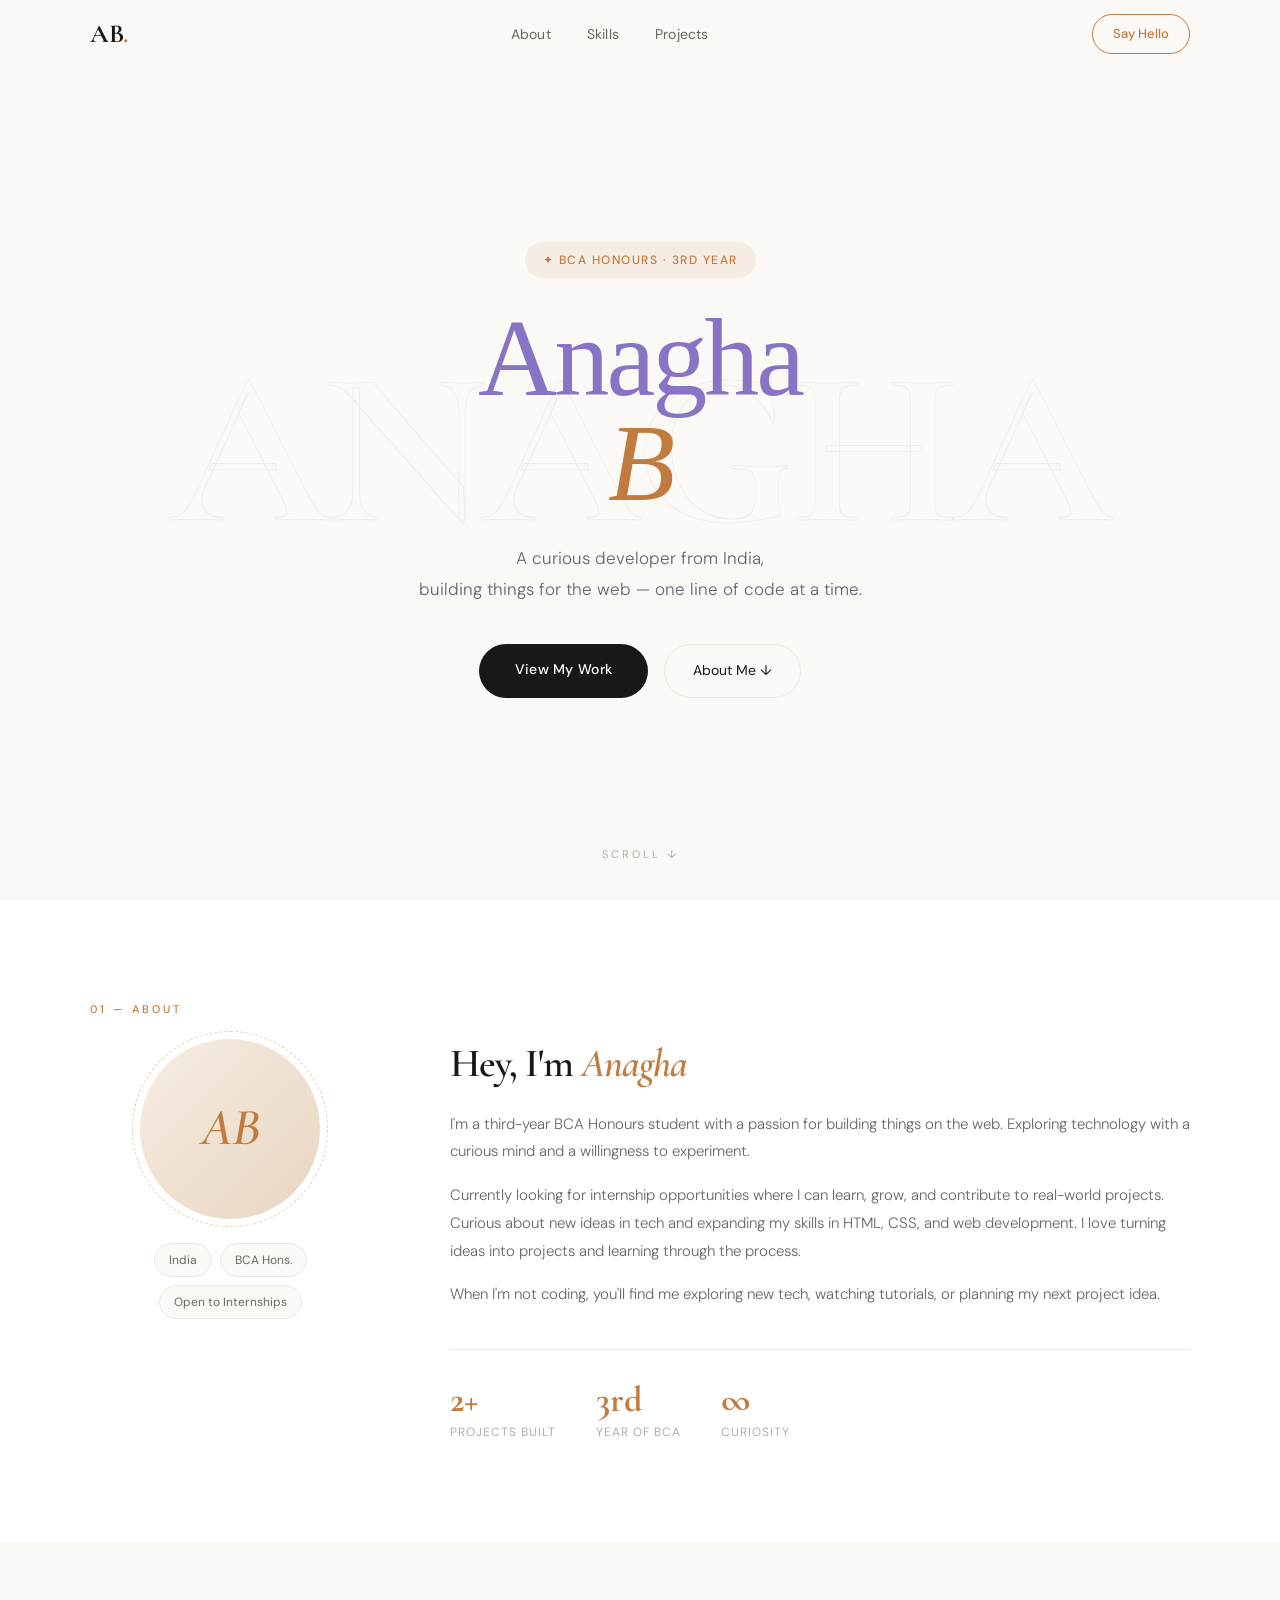
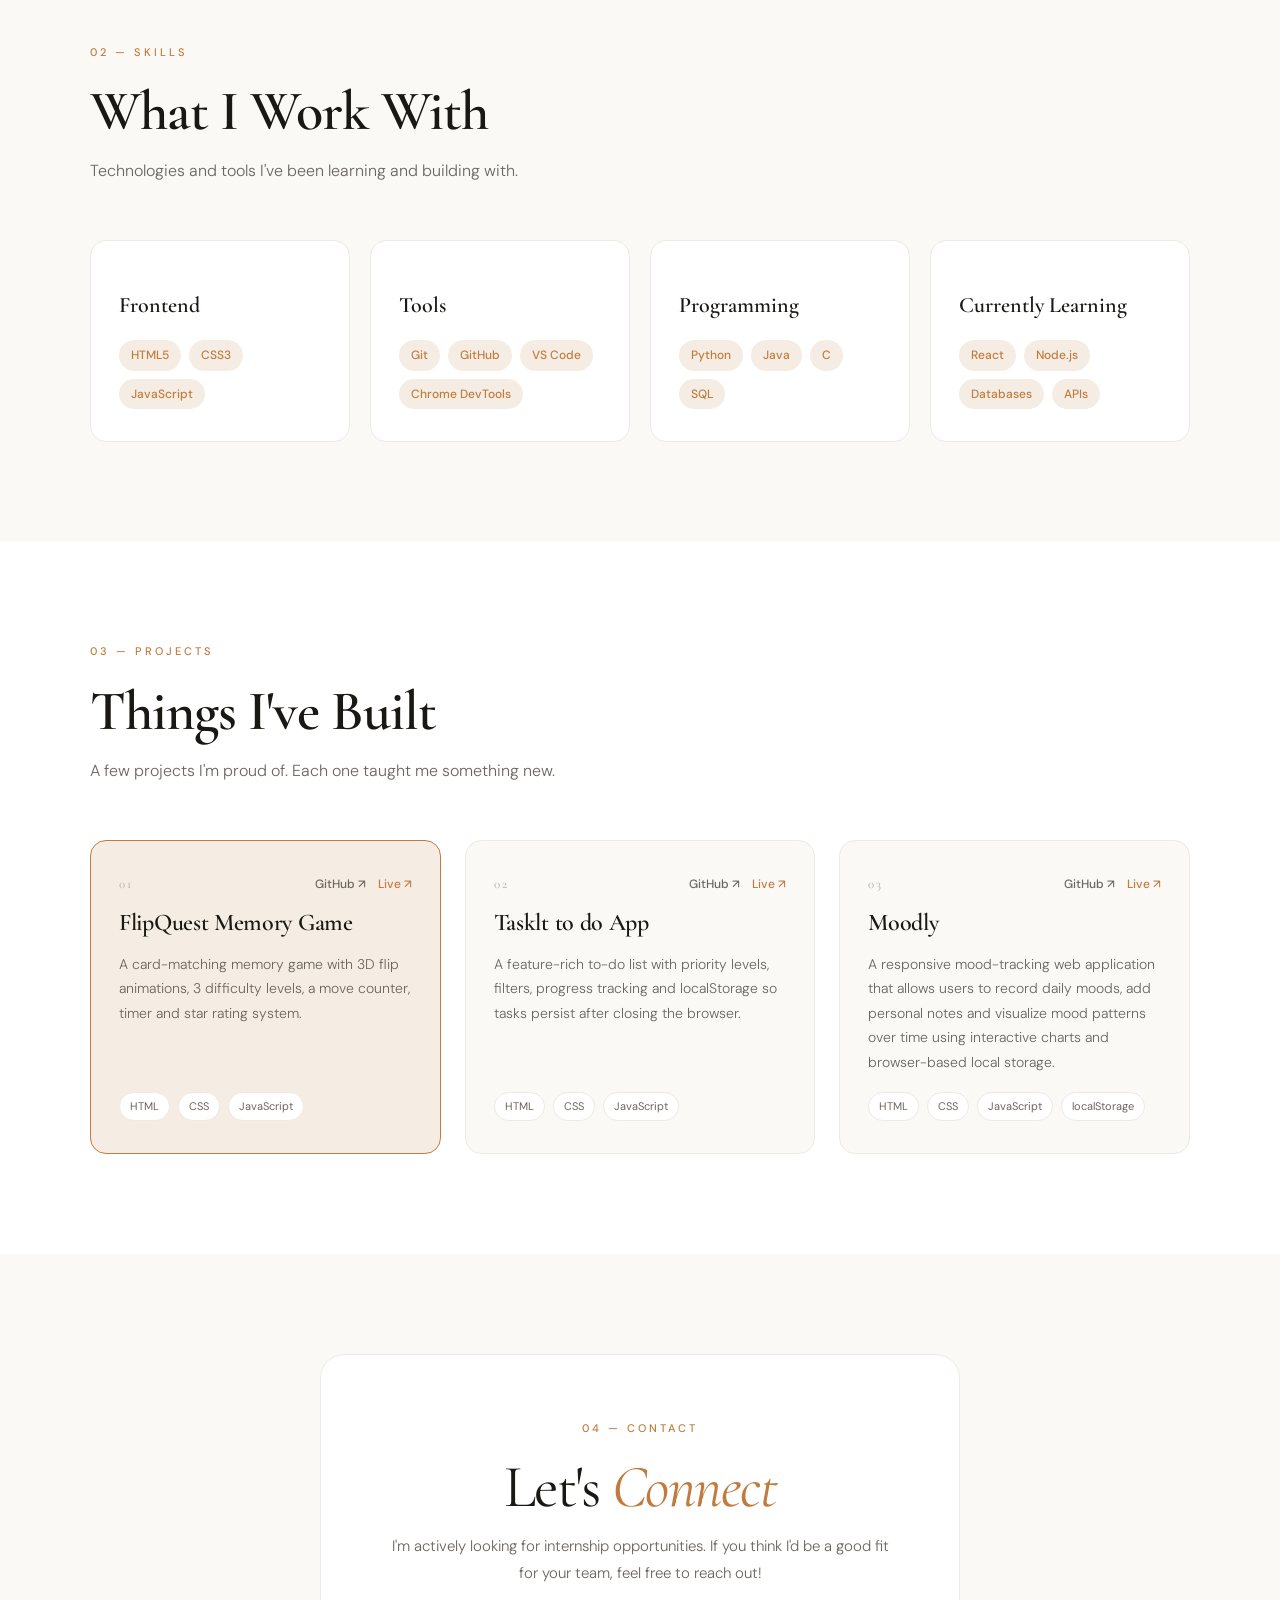
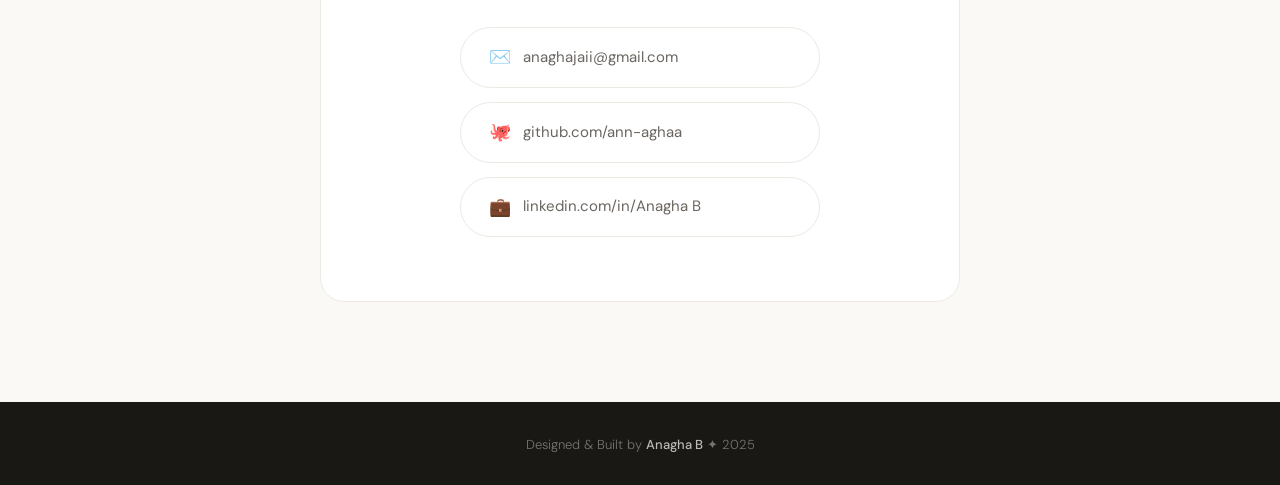
<file: index.html>
<!DOCTYPE html>
<html lang="en">
<head>
  <meta charset="UTF-8" />
  <meta name="viewport" content="width=device-width, initial-scale=1.0"/>
  <title>Anagha B —Portfolio</title>
  <link rel="preconnect" href="https://fonts.googleapis.com">
  <link href="https://fonts.googleapis.com/css2?family=Cormorant+Garamond:ital,wght@0,300;0,400;0,600;0,700;1,300;1,400&family=DM+Sans:wght@300;400;500&display=swap" rel="stylesheet">
  <link rel="stylesheet" href="style.css" />
</head>
<body>

  <!-- NAV -->
  <nav id="navbar">
    <div class="nav-inner">
      <span class="nav-logo">AB<span class="dot">.</span></span>
      <ul class="nav-links">
        <li><a href="#about">About</a></li>
        <li><a href="#skills">Skills</a></li>
        <li><a href="#projects">Projects</a></li>
      </ul>
      <a href="#contact" class="nav-cta">Say Hello</a>
    </div>
  </nav>

  <!-- HERO -->
  <section class="hero" id="home">
    <div class="hero-bg-text">ANAGHA</div>
    <div class="hero-content">
      <div class="hero-tag">✦ BCA Honours · 3rd Year</div>
      <h1 class="hero-name">
        <span class="line">Anagha</span>
        <span class="line italic">B</span>
      </h1>
      <p class="hero-desc">
        A curious developer from India,<br>
        building things for the web — one line of code at a time.
      </p>
      <div class="hero-btns">
        <a href="#projects" class="btn-primary">View My Work</a>
        <a href="#about" class="btn-ghost">About Me ↓</a>
      </div>
    </div>
    <div class="hero-scroll">scroll ↓</div>
  </section>

  <!-- ABOUT -->
  <section class="about section" id="about">
    <div class="container">
      <div class="section-label">01 — About</div>
      <div class="about-grid">
        <div class="about-left">
          <div class="avatar-wrap">
            <div class="avatar">
              <span class="avatar-initials">AB</span>
            </div>
            <div class="avatar-ring"></div>
          </div>
          <div class="about-chips">
            <span class="chip"> India</span>
            <span class="chip">BCA Hons.</span>
            <span class="chip"> Open to Internships</span>
          </div>
        </div>
        <div class="about-right">
          <h2>Hey, I'm <em>Anagha</em></h2>
          <p>
            I'm a third-year BCA Honours student with a passion for building things on the web. 
            Exploring technology with a curious mind and a willingness to experiment.
          </p>
          <p>
            Currently looking for internship opportunities where I can learn, grow, and contribute to real-world projects.
            Curious about new ideas in tech and expanding my skills in HTML, CSS, and web development. I love turning ideas into projects and learning through the process.
            
          </p>
          <p>
            When I'm not coding, you'll find me exploring new tech, watching tutorials, or planning my next project idea.
          </p>
          <div class="about-facts">
            <div class="fact">
              <span class="fact-num">2+</span>
              <span class="fact-lbl">Projects Built</span>
            </div>
            <div class="fact">
              <span class="fact-num">3rd</span>
              <span class="fact-lbl">Year of BCA</span>
            </div>
            <div class="fact">
              <span class="fact-num">∞</span>
              <span class="fact-lbl">Curiosity</span>
            </div>
          </div>
        </div>
      </div>
    </div>
  </section>

  <!-- SKILLS -->
  <section class="skills section" id="skills">
    <div class="container">
      <div class="section-label">02 — Skills</div>
      <h2 class="section-title">What I Work With</h2>
      <p class="section-sub">Technologies and tools I've been learning and building with.</p>

      <div class="skills-grid">

        <div class="skill-card">
          <div class="skill-icon"></div>
          <h3>Frontend</h3>
          <div class="skill-tags">
            <span>HTML5</span>
            <span>CSS3</span>
            <span>JavaScript</span>
          </div>
        </div>

        <div class="skill-card">
          <div class="skill-icon"></div>
          <h3>Tools</h3>
          <div class="skill-tags">
            <span>Git</span>
            <span>GitHub</span>
            <span>VS Code</span>
            <span>Chrome DevTools</span>
          </div>
        </div>

        <div class="skill-card">
          <div class="skill-icon"></div>
          <h3>Programming</h3>
          <div class="skill-tags">
            <span>Python</span>
            <span>Java</span>
            <span>C</span>
            <span>SQL</span>
          </div>
        </div>

        <div class="skill-card">
          <div class="skill-icon"></div>
          <h3>Currently Learning</h3>
          <div class="skill-tags">
            <span>React</span>
            <span>Node.js</span>
            <span>Databases</span>
            <span>APIs</span>
          </div>
        </div>

      </div>
    </div>
  </section>

  <!-- PROJECTS -->
  <section class="projects section" id="projects">
    <div class="container">
      <div class="section-label">03 — Projects</div>
      <h2 class="section-title">Things I've Built</h2>
      <p class="section-sub">A few projects I'm proud of. Each one taught me something new.</p>

      <div class="projects-grid">

        <div class="project-card featured">
          <div class="project-header">
            <span class="project-num">01</span>
            <div class="project-links">
              <a href="YOUR_GITHUB_LINK" target="_blank" class="project-link">GitHub ↗</a>
              <a href="YOUR_LIVE_LINK" target="_blank" class="project-link live">Live ↗</a>
            </div>
          </div>
          <h3>FlipQuest Memory Game</h3>
          <p>A card-matching memory game with 3D flip animations, 3 difficulty levels, a move counter, timer and star rating system.</p>
          <div class="project-tags">
            <span>HTML</span><span>CSS</span><span>JavaScript</span>
          </div>
        </div>

        <div class="project-card">
          <div class="project-header">
            <span class="project-num">02</span>
            <div class="project-links">
              <a href="YOUR_GITHUB_LINK" target="_blank" class="project-link">GitHub ↗</a>
              <a href="YOUR_LIVE_LINK" target="_blank" class="project-link live">Live ↗</a>
            </div>
          </div>
          <h3>Tasklt to do App</h3>
          <p>A feature-rich to-do list with priority levels, filters, progress tracking and localStorage so tasks persist after closing the browser.</p>
          <div class="project-tags">
            <span>HTML</span><span>CSS</span><span>JavaScript</span>
          </div>
        </div>

        <div class="project-card">
          <div class="project-header">
            <span class="project-num">03</span>
            <div class="project-links">
              <a href="https://github.com/ann-aghaa/moodly" target="_blank" class="project-link">GitHub ↗</a>
              <a href="https://ann-aghaa.github.io/moodly/" target="_blank" class="project-link live">Live ↗</a>
            </div>
          </div>
          <h3>Moodly</h3>
          <p>A responsive mood-tracking web application that allows users to record daily moods, add personal notes and visualize mood patterns over time using interactive charts and browser-based local storage.</p>
          <div class="project-tags">
            <span>HTML</span><span>CSS</span><span>JavaScript</span><span>localStorage</span>
          </div>
        </div>

      </div>
    </div>
  </section>

  <!-- CONTACT -->
  <section class="contact section" id="contact">
    <div class="container">
      <div class="contact-box">
        <div class="section-label">04 — Contact</div>
        <h2>Let's <em>Connect</em></h2>
        <p>I'm actively looking for internship opportunities. If you think I'd be a good fit for your team, feel free to reach out!</p>
        <div class="contact-links">
          <a href="mailto:anaghajaii@gmail.com" class="contact-item">
            <span class="contact-icon">✉️</span>
            <span>anaghajaii@gmail.com</span>
          </a>
          <a href="https://github.com/ann-aghaa" target="_blank" class="contact-item">
            <span class="contact-icon">🐙</span>
            <span>github.com/ann-aghaa</span>
          </a>
          <a href="https://linkedin.com/in/Anagha B" target="_blank" class="contact-item">
            <span class="contact-icon">💼</span>
            <span>linkedin.com/in/Anagha B</span>
          </a>
        </div>
      </div>
    </div>
  </section>

  <!-- FOOTER -->
  <footer class="footer">
    <div class="container">
      <span>Designed & Built by <strong>Anagha B</strong> ✦ 2025</span>
    </div>
  </footer>

  <script src="script.js"></script>
</body>
</html>
</file>
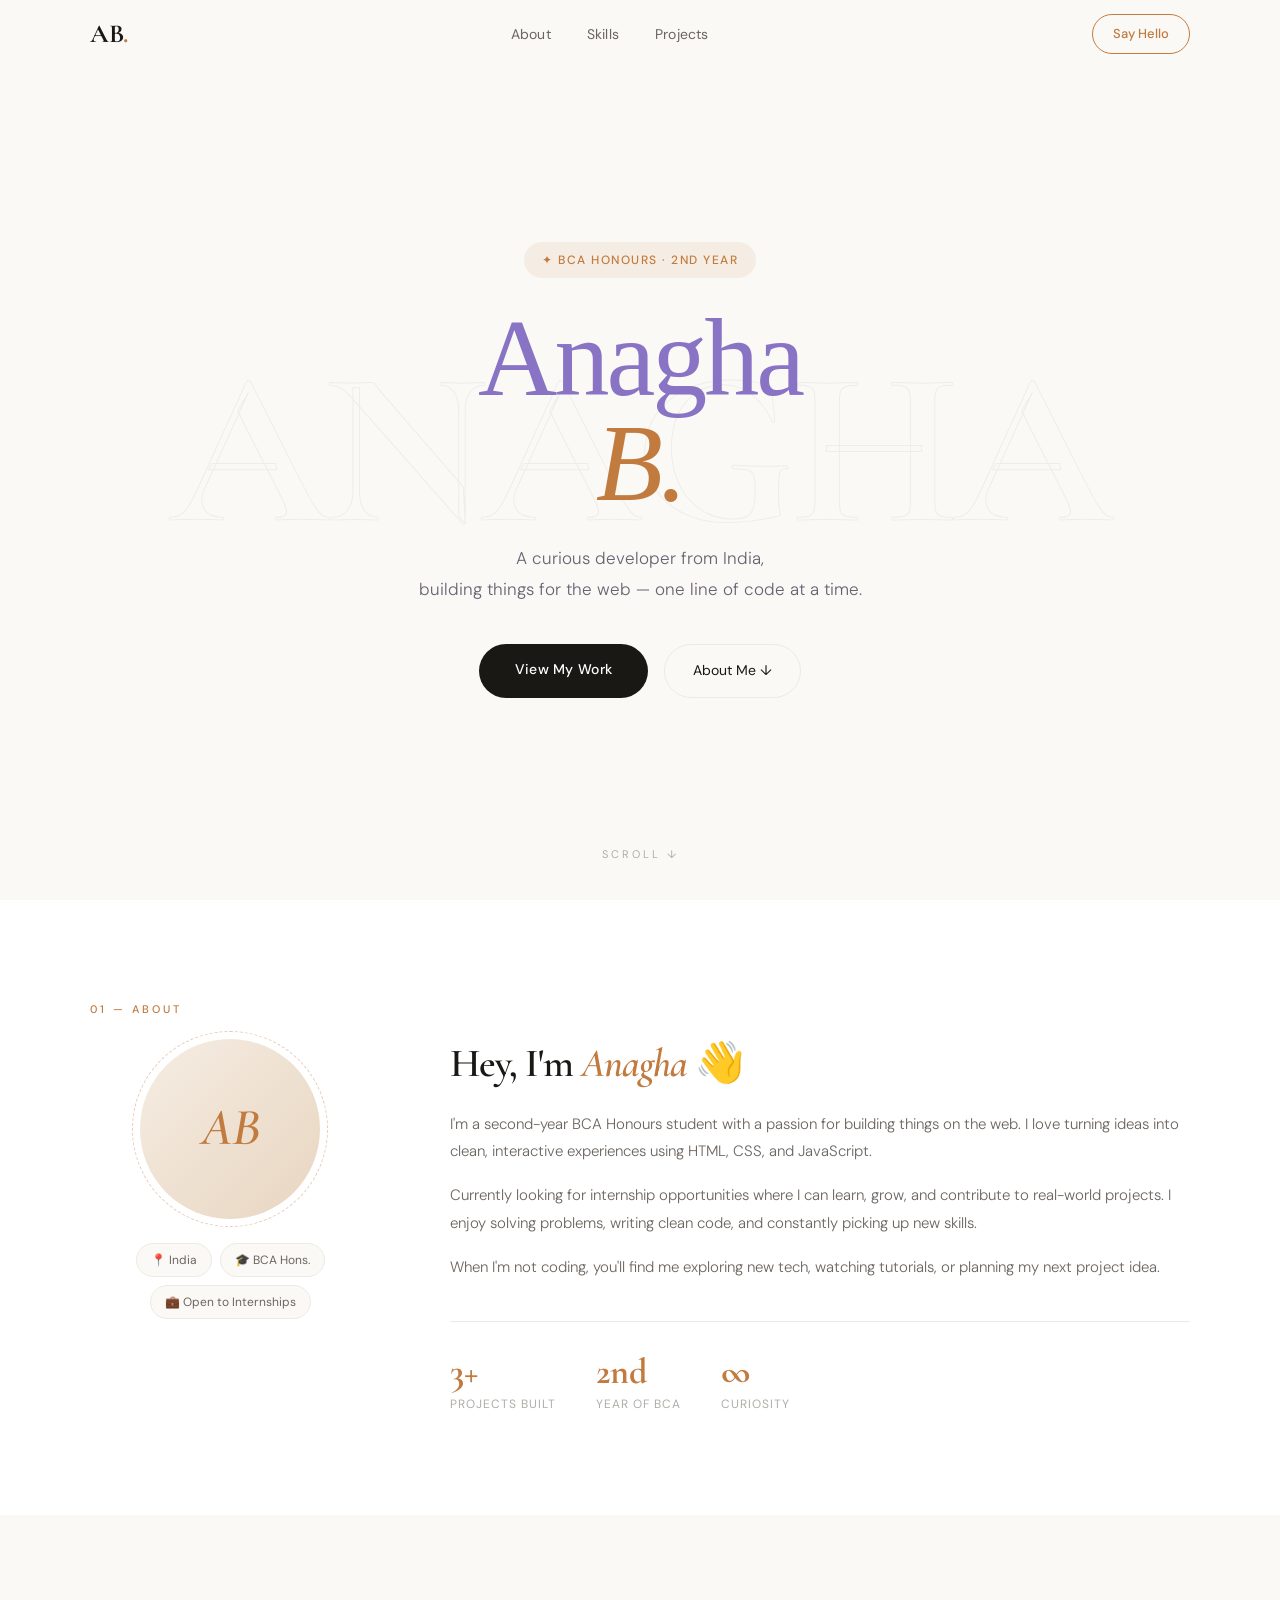
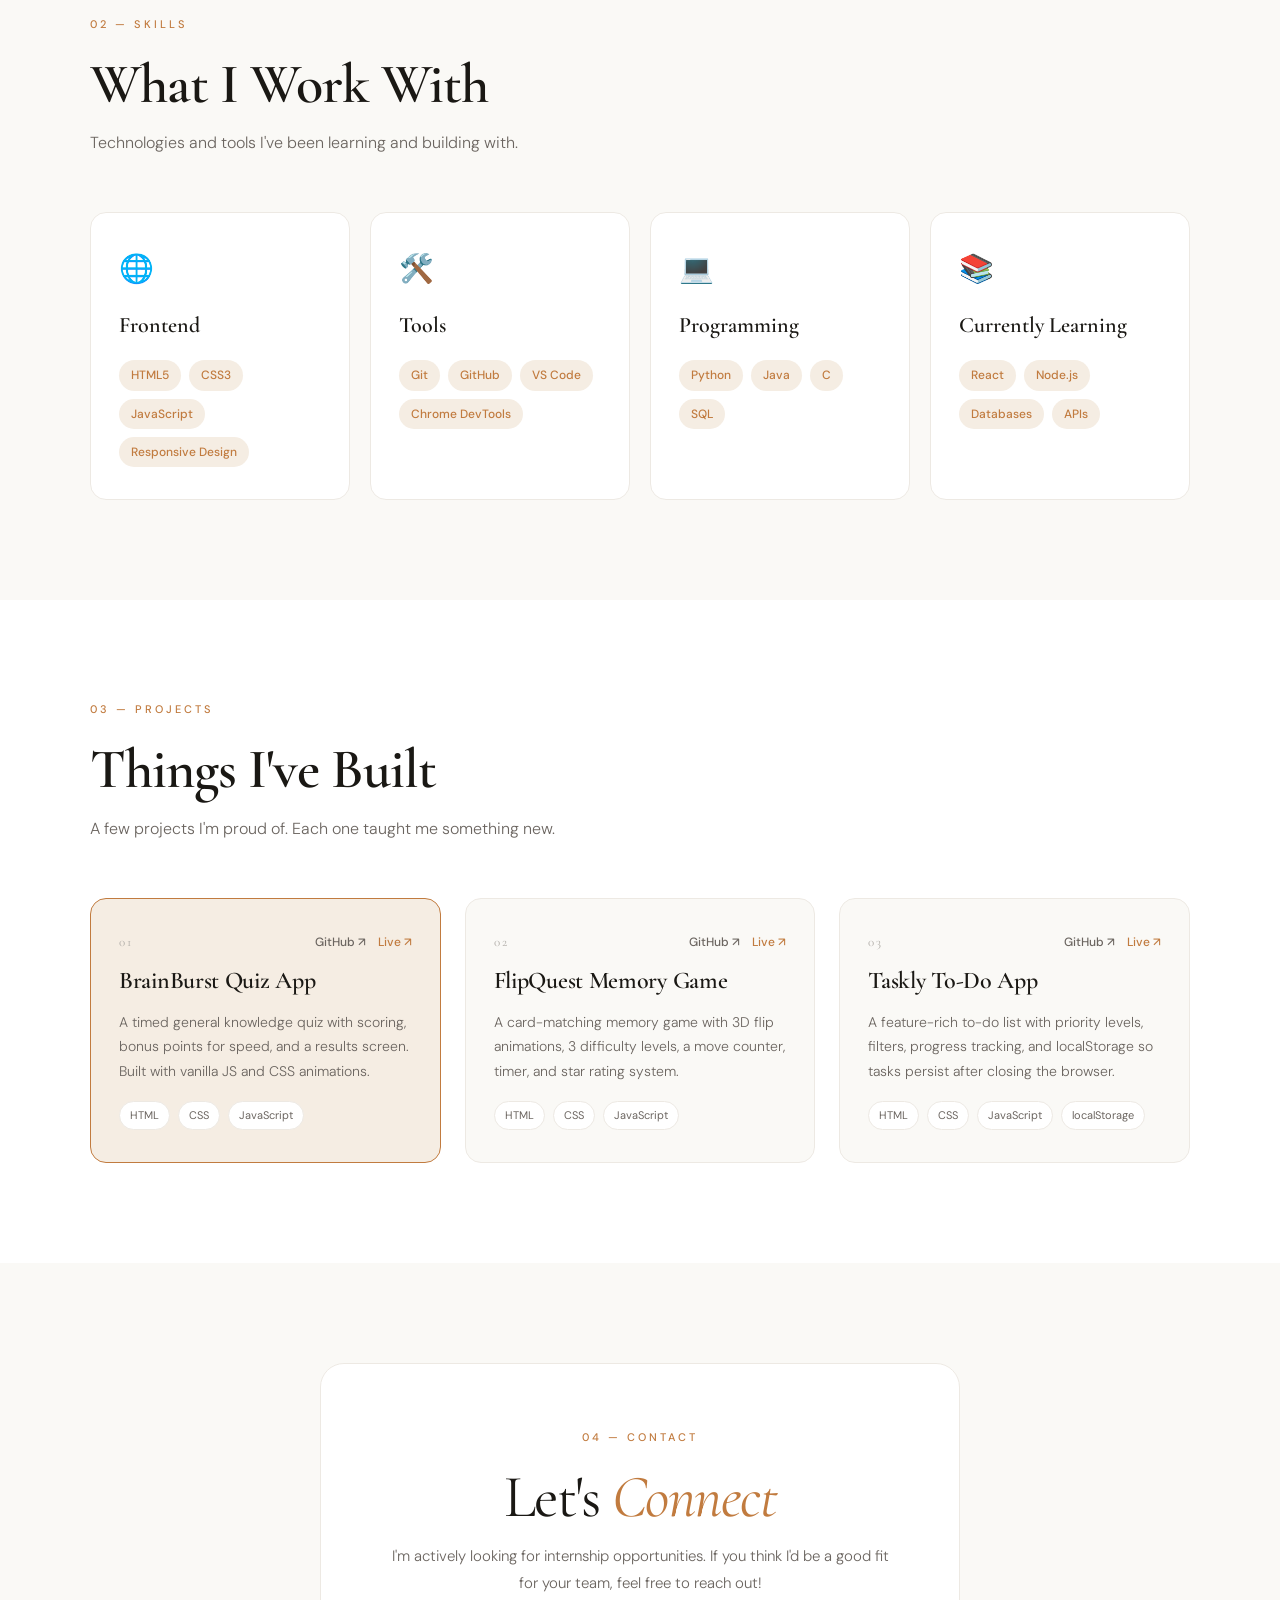
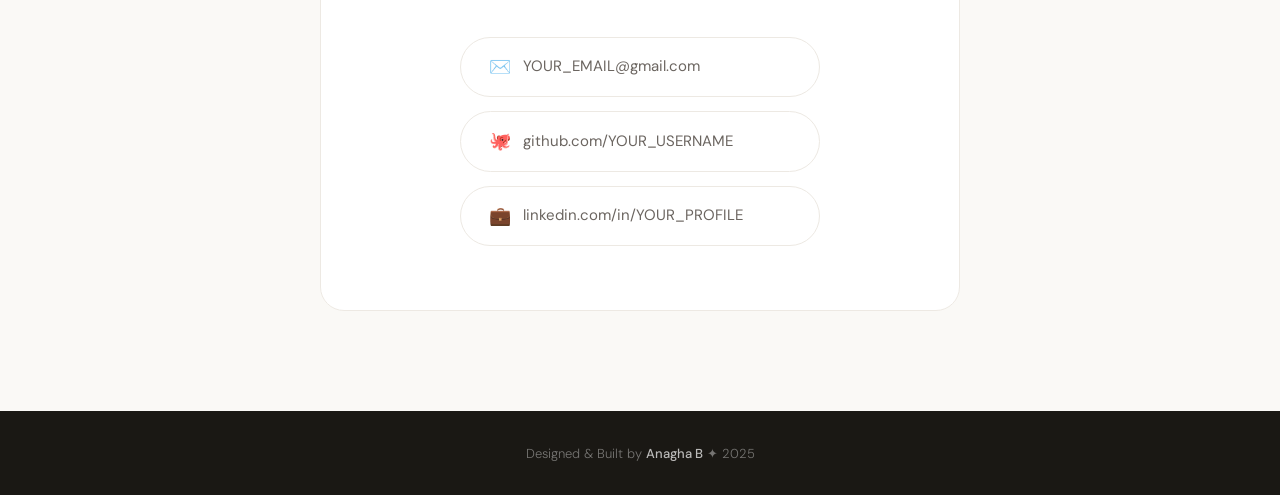
<file: index (3).html>
<!DOCTYPE html>
<html lang="en">
<head>
  <meta charset="UTF-8" />
  <meta name="viewport" content="width=device-width, initial-scale=1.0"/>
  <title>Anagha B — Portfolio</title>
  <link rel="preconnect" href="https://fonts.googleapis.com">
  <link href="https://fonts.googleapis.com/css2?family=Cormorant+Garamond:ital,wght@0,300;0,400;0,600;0,700;1,300;1,400&family=DM+Sans:wght@300;400;500&display=swap" rel="stylesheet">
  <link rel="stylesheet" href="style.css" />
</head>
<body>

  <!-- NAV -->
  <nav id="navbar">
    <div class="nav-inner">
      <span class="nav-logo">AB<span class="dot">.</span></span>
      <ul class="nav-links">
        <li><a href="#about">About</a></li>
        <li><a href="#skills">Skills</a></li>
        <li><a href="#projects">Projects</a></li>
      </ul>
      <a href="#contact" class="nav-cta">Say Hello</a>
    </div>
  </nav>

  <!-- HERO -->
  <section class="hero" id="home">
    <div class="hero-bg-text">ANAGHA</div>
    <div class="hero-content">
      <div class="hero-tag">✦ BCA Honours · 2nd Year</div>
      <h1 class="hero-name">
        <span class="line">Anagha</span>
        <span class="line italic">B.</span>
      </h1>
      <p class="hero-desc">
        A curious developer from India,<br>
        building things for the web — one line of code at a time.
      </p>
      <div class="hero-btns">
        <a href="#projects" class="btn-primary">View My Work</a>
        <a href="#about" class="btn-ghost">About Me ↓</a>
      </div>
    </div>
    <div class="hero-scroll">scroll ↓</div>
  </section>

  <!-- ABOUT -->
  <section class="about section" id="about">
    <div class="container">
      <div class="section-label">01 — About</div>
      <div class="about-grid">
        <div class="about-left">
          <div class="avatar-wrap">
            <div class="avatar">
              <span class="avatar-initials">AB</span>
            </div>
            <div class="avatar-ring"></div>
          </div>
          <div class="about-chips">
            <span class="chip">📍 India</span>
            <span class="chip">🎓 BCA Hons.</span>
            <span class="chip">💼 Open to Internships</span>
          </div>
        </div>
        <div class="about-right">
          <h2>Hey, I'm <em>Anagha</em> 👋</h2>
          <p>
            I'm a second-year BCA Honours student with a passion for building things on the web. 
            I love turning ideas into clean, interactive experiences using HTML, CSS, and JavaScript.
          </p>
          <p>
            Currently looking for internship opportunities where I can learn, grow, and contribute to real-world projects. 
            I enjoy solving problems, writing clean code, and constantly picking up new skills.
          </p>
          <p>
            When I'm not coding, you'll find me exploring new tech, watching tutorials, or planning my next project idea.
          </p>
          <div class="about-facts">
            <div class="fact">
              <span class="fact-num">3+</span>
              <span class="fact-lbl">Projects Built</span>
            </div>
            <div class="fact">
              <span class="fact-num">2nd</span>
              <span class="fact-lbl">Year of BCA</span>
            </div>
            <div class="fact">
              <span class="fact-num">∞</span>
              <span class="fact-lbl">Curiosity</span>
            </div>
          </div>
        </div>
      </div>
    </div>
  </section>

  <!-- SKILLS -->
  <section class="skills section" id="skills">
    <div class="container">
      <div class="section-label">02 — Skills</div>
      <h2 class="section-title">What I Work With</h2>
      <p class="section-sub">Technologies and tools I've been learning and building with.</p>

      <div class="skills-grid">

        <div class="skill-card">
          <div class="skill-icon">🌐</div>
          <h3>Frontend</h3>
          <div class="skill-tags">
            <span>HTML5</span>
            <span>CSS3</span>
            <span>JavaScript</span>
            <span>Responsive Design</span>
          </div>
        </div>

        <div class="skill-card">
          <div class="skill-icon">🛠️</div>
          <h3>Tools</h3>
          <div class="skill-tags">
            <span>Git</span>
            <span>GitHub</span>
            <span>VS Code</span>
            <span>Chrome DevTools</span>
          </div>
        </div>

        <div class="skill-card">
          <div class="skill-icon">💻</div>
          <h3>Programming</h3>
          <div class="skill-tags">
            <span>Python</span>
            <span>Java</span>
            <span>C</span>
            <span>SQL</span>
          </div>
        </div>

        <div class="skill-card">
          <div class="skill-icon">📚</div>
          <h3>Currently Learning</h3>
          <div class="skill-tags">
            <span>React</span>
            <span>Node.js</span>
            <span>Databases</span>
            <span>APIs</span>
          </div>
        </div>

      </div>
    </div>
  </section>

  <!-- PROJECTS -->
  <section class="projects section" id="projects">
    <div class="container">
      <div class="section-label">03 — Projects</div>
      <h2 class="section-title">Things I've Built</h2>
      <p class="section-sub">A few projects I'm proud of. Each one taught me something new.</p>

      <div class="projects-grid">

        <div class="project-card featured">
          <div class="project-header">
            <span class="project-num">01</span>
            <div class="project-links">
              <a href="YOUR_GITHUB_LINK" target="_blank" class="project-link">GitHub ↗</a>
              <a href="YOUR_LIVE_LINK" target="_blank" class="project-link live">Live ↗</a>
            </div>
          </div>
          <h3>BrainBurst Quiz App</h3>
          <p>A timed general knowledge quiz with scoring, bonus points for speed, and a results screen. Built with vanilla JS and CSS animations.</p>
          <div class="project-tags">
            <span>HTML</span><span>CSS</span><span>JavaScript</span>
          </div>
        </div>

        <div class="project-card">
          <div class="project-header">
            <span class="project-num">02</span>
            <div class="project-links">
              <a href="YOUR_GITHUB_LINK" target="_blank" class="project-link">GitHub ↗</a>
              <a href="YOUR_LIVE_LINK" target="_blank" class="project-link live">Live ↗</a>
            </div>
          </div>
          <h3>FlipQuest Memory Game</h3>
          <p>A card-matching memory game with 3D flip animations, 3 difficulty levels, a move counter, timer, and star rating system.</p>
          <div class="project-tags">
            <span>HTML</span><span>CSS</span><span>JavaScript</span>
          </div>
        </div>

        <div class="project-card">
          <div class="project-header">
            <span class="project-num">03</span>
            <div class="project-links">
              <a href="YOUR_GITHUB_LINK" target="_blank" class="project-link">GitHub ↗</a>
              <a href="YOUR_LIVE_LINK" target="_blank" class="project-link live">Live ↗</a>
            </div>
          </div>
          <h3>Taskly To-Do App</h3>
          <p>A feature-rich to-do list with priority levels, filters, progress tracking, and localStorage so tasks persist after closing the browser.</p>
          <div class="project-tags">
            <span>HTML</span><span>CSS</span><span>JavaScript</span><span>localStorage</span>
          </div>
        </div>

      </div>
    </div>
  </section>

  <!-- CONTACT -->
  <section class="contact section" id="contact">
    <div class="container">
      <div class="contact-box">
        <div class="section-label">04 — Contact</div>
        <h2>Let's <em>Connect</em></h2>
        <p>I'm actively looking for internship opportunities. If you think I'd be a good fit for your team, feel free to reach out!</p>
        <div class="contact-links">
          <a href="mailto:YOUR_EMAIL@gmail.com" class="contact-item">
            <span class="contact-icon">✉️</span>
            <span>YOUR_EMAIL@gmail.com</span>
          </a>
          <a href="https://github.com/YOUR_USERNAME" target="_blank" class="contact-item">
            <span class="contact-icon">🐙</span>
            <span>github.com/YOUR_USERNAME</span>
          </a>
          <a href="https://linkedin.com/in/YOUR_PROFILE" target="_blank" class="contact-item">
            <span class="contact-icon">💼</span>
            <span>linkedin.com/in/YOUR_PROFILE</span>
          </a>
        </div>
      </div>
    </div>
  </section>

  <!-- FOOTER -->
  <footer class="footer">
    <div class="container">
      <span>Designed & Built by <strong>Anagha B</strong> ✦ 2025</span>
    </div>
  </footer>

  <script src="script.js"></script>
</body>
</html>
</file>
<file: style.css>
*, *::before, *::after { box-sizing: border-box; margin: 0; padding: 0; }

:root {
  --bg: #faf9f6;
  --white: #ffffff;
  --ink: #1a1814;
  --ink2: #6b6560;
  --ink3: #b0ada8;
  --accent: #c17b3f;
  --accent-light: #f5ede3;
  --border: #ede9e3;
  --shadow: 0 4px 32px rgba(26,24,20,0.07);
  --radius: 16px;
}

html { scroll-behavior: smooth; }

body {
  font-family: 'DM Sans', sans-serif;
  background: var(--bg);
  color: var(--ink);
  line-height: 1.7;
  overflow-x: hidden;
}
::-webkit-scrollbar { width: 6px; }
::-webkit-scrollbar-track { background: var(--bg); }
::-webkit-scrollbar-thumb { background: var(--border); border-radius: 10px; }
#navbar {
  position: fixed;
  top: 0; left: 0; right: 0;
  z-index: 100;
  padding: 0 32px;
  transition: background 0.3s, box-shadow 0.3s;
}

#navbar.scrolled {
  background: rgba(250,249,246,0.92);
  backdrop-filter: blur(12px);
  box-shadow: 0 1px 0 var(--border);
}

.nav-inner {
  max-width: 1100px;
  margin: 0 auto;
  height: 68px;
  display: flex;
  align-items: center;
  justify-content: space-between;
}

.nav-logo {
  font-family: 'Cormorant Garamond', serif;
  font-size: 26px;
  font-weight: 700;
  color: var(--ink);
  letter-spacing: -0.5px;
}

.nav-logo .dot { color: var(--accent); }

.nav-links {
  display: flex;
  list-style: none;
  gap: 36px;
}

.nav-links a {
  text-decoration: none;
  font-size: 14px;
  font-weight: 400;
  color: var(--ink2);
  transition: color 0.2s;
  letter-spacing: 0.2px;
}

.nav-links a:hover { color: var(--ink); }

.nav-cta {
  text-decoration: none;
  font-size: 13px;
  font-weight: 500;
  color: var(--accent);
  border: 1.5px solid var(--accent);
  border-radius: 50px;
  padding: 8px 20px;
  transition: background 0.2s, color 0.2s;
}



.hero-badge {
    background: rgba(255, 255, 255, 0.42);
    border: 1px solid rgba(156, 139, 205, 0.18);

    color: #7561b5;

    backdrop-filter: blur(8px);
}

.hero h1 {
    color: #17151b;
    font-family: "Playfair Display", serif;
    font-weight: 400;
}

.hero-background-text {
    color: rgba(154, 137, 204, 0.09);
}

.hero h1 span {
    color: #8973c4;
}

.hero p {
    color: #686272;
}

.primary-btn {
    background: #19171b;
    color: white;

    border: none;

    transition:
        transform 0.3s ease,
        box-shadow 0.3s ease;
}

.primary-btn:hover {
    transform: translateY(-2px);

    box-shadow:
        0 10px 25px rgba(76, 60, 115, 0.15);
}

.secondary-btn {
    background: rgba(255, 255, 255, 0.2);

    color: #37323e;

    border: 1px solid rgba(132, 113, 180, 0.25);

    transition: all 0.3s ease;
}

.secondary-btn:hover {
    background: rgba(255, 255, 255, 0.45);

    border-color: rgba(132, 113, 180, 0.45);
}

.scroll {
    color: #9a8dbb;
}

.nav-cta:hover { background: var(--accent); color: #fff; }
.hero {
  min-height: 100vh;
  display: flex;
  align-items: center;
  justify-content: center;
  position: relative;
  overflow: hidden;
  padding: 100px 32px 60px;
}

.hero-bg-text {
  position: absolute;
  top: 50%;
  left: 50%;
  transform: translate(-50%, -50%);
  font-family: 'Cormorant Garamond', serif;
  font-size: clamp(80px, 18vw, 220px);
  font-weight: 700;
  color: transparent;
  -webkit-text-stroke: 1px rgba(26,24,20,0.05);
  white-space: nowrap;
  pointer-events: none;
  letter-spacing: -4px;
  user-select: none;
}

.hero-content {
  position: relative;
  z-index: 1;
  text-align: center;
  max-width: 700px;
  animation: heroIn 0.9s cubic-bezier(0.16, 1, 0.3, 1) both;
}

@keyframes heroIn {
  from { opacity: 0; transform: translateY(30px); }
  to   { opacity: 1; transform: translateY(0); }
}

.hero-tag {
  display: inline-block;
  background: var(--accent-light);
  color: var(--accent);
  font-size: 12px;
  font-weight: 500;
  letter-spacing: 1.5px;
  text-transform: uppercase;
  padding: 8px 18px;
  border-radius: 50px;
  margin-bottom: 28px;
}

.hero-name {
  font-family: 'Cormorant Garamond', serif;
  font-size: clamp(56px, 10vw, 110px);
  font-weight: 300;
  line-height: 0.95;
  letter-spacing: -3px;
  color: var(--ink);
  margin-bottom: 28px;
}

.hero-name .line { display: block; }
.hero-name .italic { font-style: italic; color: var(--accent); }

.hero-desc {
  font-size: 17px;
  color: var(--ink2);
  font-weight: 300;
  line-height: 1.8;
  margin-bottom: 40px;
}

.hero-btns {
  display: flex;
  gap: 16px;
  justify-content: center;
  flex-wrap: wrap;
}

.btn-primary {
  background: var(--ink);
  color: #fff;
  text-decoration: none;
  padding: 14px 36px;
  border-radius: 50px;
  font-size: 14px;
  font-weight: 500;
  transition: background 0.2s, transform 0.15s;
  letter-spacing: 0.3px;
}

.btn-primary:hover { background: #333; transform: translateY(-2px); }

.btn-ghost {
  color: var(--ink);
  text-decoration: none;
  padding: 14px 28px;
  border-radius: 50px;
  font-size: 14px;
  font-weight: 400;
  border: 1.5px solid var(--border);
  transition: border-color 0.2s, transform 0.15s;
}

.btn-ghost:hover { border-color: var(--ink2); transform: translateY(-2px); }

.hero-scroll {
  position: absolute;
  bottom: 36px;
  left: 50%;
  transform: translateX(-50%);
  font-size: 11px;
  letter-spacing: 3px;
  text-transform: uppercase;
  color: var(--ink3);
  animation: float 2.5s ease-in-out infinite;
}

@keyframes float {
  0%, 100% { transform: translateX(-50%) translateY(0); }
  50%       { transform: translateX(-50%) translateY(6px); }
}

/* ── SECTIONS ── */
.section { padding: 100px 32px; }

.container {
  max-width: 1100px;
  margin: 0 auto;
}

.section-label {
  font-size: 11px;
  font-weight: 500;
  letter-spacing: 3px;
  text-transform: uppercase;
  color: var(--accent);
  margin-bottom: 20px;
}

.section-title {
  font-family: 'Cormorant Garamond', serif;
  font-size: clamp(36px, 5vw, 56px);
  font-weight: 600;
  letter-spacing: -1px;
  color: var(--ink);
  margin-bottom: 14px;
  line-height: 1.1;
}

.section-title em { font-style: italic; color: var(--accent); }

.section-sub {
  font-size: 16px;
  color: var(--ink2);
  font-weight: 300;
  margin-bottom: 56px;
  max-width: 500px;
}

/* ── ABOUT ── */
.about { background: var(--white); }

.about-grid {
  display: grid;
  grid-template-columns: 280px 1fr;
  gap: 80px;
  align-items: start;
}

.about-left {
  display: flex;
  flex-direction: column;
  align-items: center;
  gap: 24px;
  position: sticky;
  top: 100px;
}

.avatar-wrap { position: relative; width: 180px; height: 180px; }

.avatar {
  width: 180px; height: 180px;
  border-radius: 50%;
  background: linear-gradient(135deg, var(--accent-light), #e8d5c0);
  display: flex;
  align-items: center;
  justify-content: center;
  position: relative;
  z-index: 1;
}

.avatar-initials {
  font-family: 'Cormorant Garamond', serif;
  font-size: 52px;
  font-weight: 600;
  color: var(--accent);
  font-style: italic;
}

.avatar-ring {
  position: absolute;
  inset: -8px;
  border-radius: 50%;
  border: 1.5px dashed var(--accent);
  opacity: 0.4;
  animation: spin 20s linear infinite;
}

@keyframes spin { to { transform: rotate(360deg); } }

.about-chips {
  display: flex;
  flex-wrap: wrap;
  gap: 8px;
  justify-content: center;
}

.chip {
  background: var(--bg);
  border: 1px solid var(--border);
  border-radius: 50px;
  padding: 6px 14px;
  font-size: 12px;
  color: var(--ink2);
  font-weight: 400;
}

.about-right h2 {
  font-family: 'Cormorant Garamond', serif;
  font-size: 40px;
  font-weight: 600;
  letter-spacing: -1px;
  margin-bottom: 24px;
  line-height: 1.2;
}

.about-right h2 em { font-style: italic; color: var(--accent); }

.about-right p {
  font-size: 15px;
  color: var(--ink2);
  font-weight: 300;
  margin-bottom: 16px;
  line-height: 1.85;
}

.about-facts {
  display: flex;
  gap: 40px;
  margin-top: 40px;
  padding-top: 32px;
  border-top: 1px solid var(--border);
}

.fact { display: flex; flex-direction: column; gap: 4px; }

.fact-num {
  font-family: 'Cormorant Garamond', serif;
  font-size: 36px;
  font-weight: 700;
  color: var(--accent);
  line-height: 1;
}

.fact-lbl { font-size: 12px; color: var(--ink3); text-transform: uppercase; letter-spacing: 1px; }

.skills { background: var(--bg); }

.skills-grid {
  display: grid;
  grid-template-columns: repeat(auto-fit, minmax(240px, 1fr));
  gap: 20px;
}

.skill-card {
  background: var(--white);
  border: 1px solid var(--border);
  border-radius: var(--radius);
  padding: 32px 28px;
  transition: transform 0.2s, box-shadow 0.2s;
}

.skill-card:hover {
  transform: translateY(-4px);
  box-shadow: var(--shadow);
}

.skill-icon { font-size: 28px; margin-bottom: 14px; }

.skill-card h3 {
  font-family: 'Cormorant Garamond', serif;
  font-size: 22px;
  font-weight: 600;
  margin-bottom: 16px;
  color: var(--ink);
}

.skill-tags { display: flex; flex-wrap: wrap; gap: 8px; }

.skill-tags span {
  background: var(--accent-light);
  color: var(--accent);
  font-size: 12px;
  font-weight: 500;
  padding: 5px 12px;
  border-radius: 50px;
}

.projects { background: var(--white); }

.projects-grid {
  display: grid;
  grid-template-columns: repeat(auto-fit, minmax(300px, 1fr));
  gap: 24px;
}

.project-card {
  background: var(--bg);
  border: 1px solid var(--border);
  border-radius: var(--radius);
  padding: 32px 28px;
  transition: transform 0.2s, box-shadow 0.2s, border-color 0.2s;
  display: flex;
  flex-direction: column;
  gap: 14px;
}

.project-card:hover {
  transform: translateY(-4px);
  box-shadow: var(--shadow);
  border-color: var(--accent);
}

.project-card.featured {
  border-color: var(--accent);
  background: var(--accent-light);
}

.project-header {
  display: flex;
  justify-content: space-between;
  align-items: center;
}

.project-num {
  font-family: 'Cormorant Garamond', serif;
  font-size: 13px;
  font-weight: 400;
  color: var(--ink3);
  letter-spacing: 2px;
}

.project-links { display: flex; gap: 12px; }

.project-link {
  font-size: 12px;
  font-weight: 500;
  color: var(--ink2);
  text-decoration: none;
  transition: color 0.2s;
}

.project-link:hover { color: var(--ink); }
.project-link.live { color: var(--accent); }
.project-link.live:hover { color: var(--ink); }

.project-card h3 {
  font-family: 'Cormorant Garamond', serif;
  font-size: 24px;
  font-weight: 600;
  color: var(--ink);
  letter-spacing: -0.3px;
  line-height: 1.2;
}

.project-card p {
  font-size: 14px;
  color: var(--ink2);
  font-weight: 300;
  line-height: 1.75;
  flex: 1;
}

.project-tags { display: flex; flex-wrap: wrap; gap: 8px; margin-top: 4px; }

.project-tags span {
  background: var(--white);
  border: 1px solid var(--border);
  color: var(--ink2);
  font-size: 11px;
  padding: 4px 10px;
  border-radius: 50px;
  font-weight: 400;
}

.contact { background: var(--bg); }

.contact-box {
  background: var(--white);
  border: 1px solid var(--border);
  border-radius: 24px;
  padding: 64px;
  text-align: center;
  max-width: 640px;
  margin: 0 auto;
}

.contact-box h2 {
  font-family: 'Cormorant Garamond', serif;
  font-size: clamp(40px, 6vw, 60px);
  font-weight: 400;
  letter-spacing: -1.5px;
  margin-bottom: 16px;
  line-height: 1;
}

.contact-box h2 em { font-style: italic; color: var(--accent); }

.contact-box p {
  font-size: 15px;
  color: var(--ink2);
  font-weight: 300;
  margin-bottom: 40px;
  line-height: 1.8;
}

.contact-links {
  display: flex;
  flex-direction: column;
  gap: 14px;
  align-items: center;
}

.contact-item {
  display: flex;
  align-items: center;
  gap: 12px;
  text-decoration: none;
  color: var(--ink2);
  font-size: 15px;
  font-weight: 400;
  padding: 14px 28px;
  border: 1px solid var(--border);
  border-radius: 50px;
  width: 100%;
  max-width: 360px;
  transition: border-color 0.2s, color 0.2s, transform 0.15s;
}

.contact-item:hover {
  border-color: var(--accent);
  color: var(--ink);
  transform: translateY(-2px);
}

.contact-icon { font-size: 18px; }

.footer {
  background: var(--ink);
  padding: 28px 32px;
  text-align: center;
}

.footer span {
  font-size: 13px;
  color: rgba(255,255,255,0.4);
  font-weight: 300;
}

.footer strong { color: rgba(255,255,255,0.7); font-weight: 500; }

.fade-in {
  opacity: 0;
  transform: translateY(24px);
  transition: opacity 0.7s ease, transform 0.7s ease;
}

.fade-in.visible {
  opacity: 1;
  transform: translateY(0);
}

@media (max-width: 768px) {
  .about-grid { grid-template-columns: 1fr; gap: 40px; }
  .about-left { position: static; }
  .contact-box { padding: 40px 24px; }
  .nav-links { display: none; }
  .section { padding: 72px 20px; }
  .hero { padding: 100px 20px 60px; }
  .about-facts { gap: 24px; }
}
</file>
